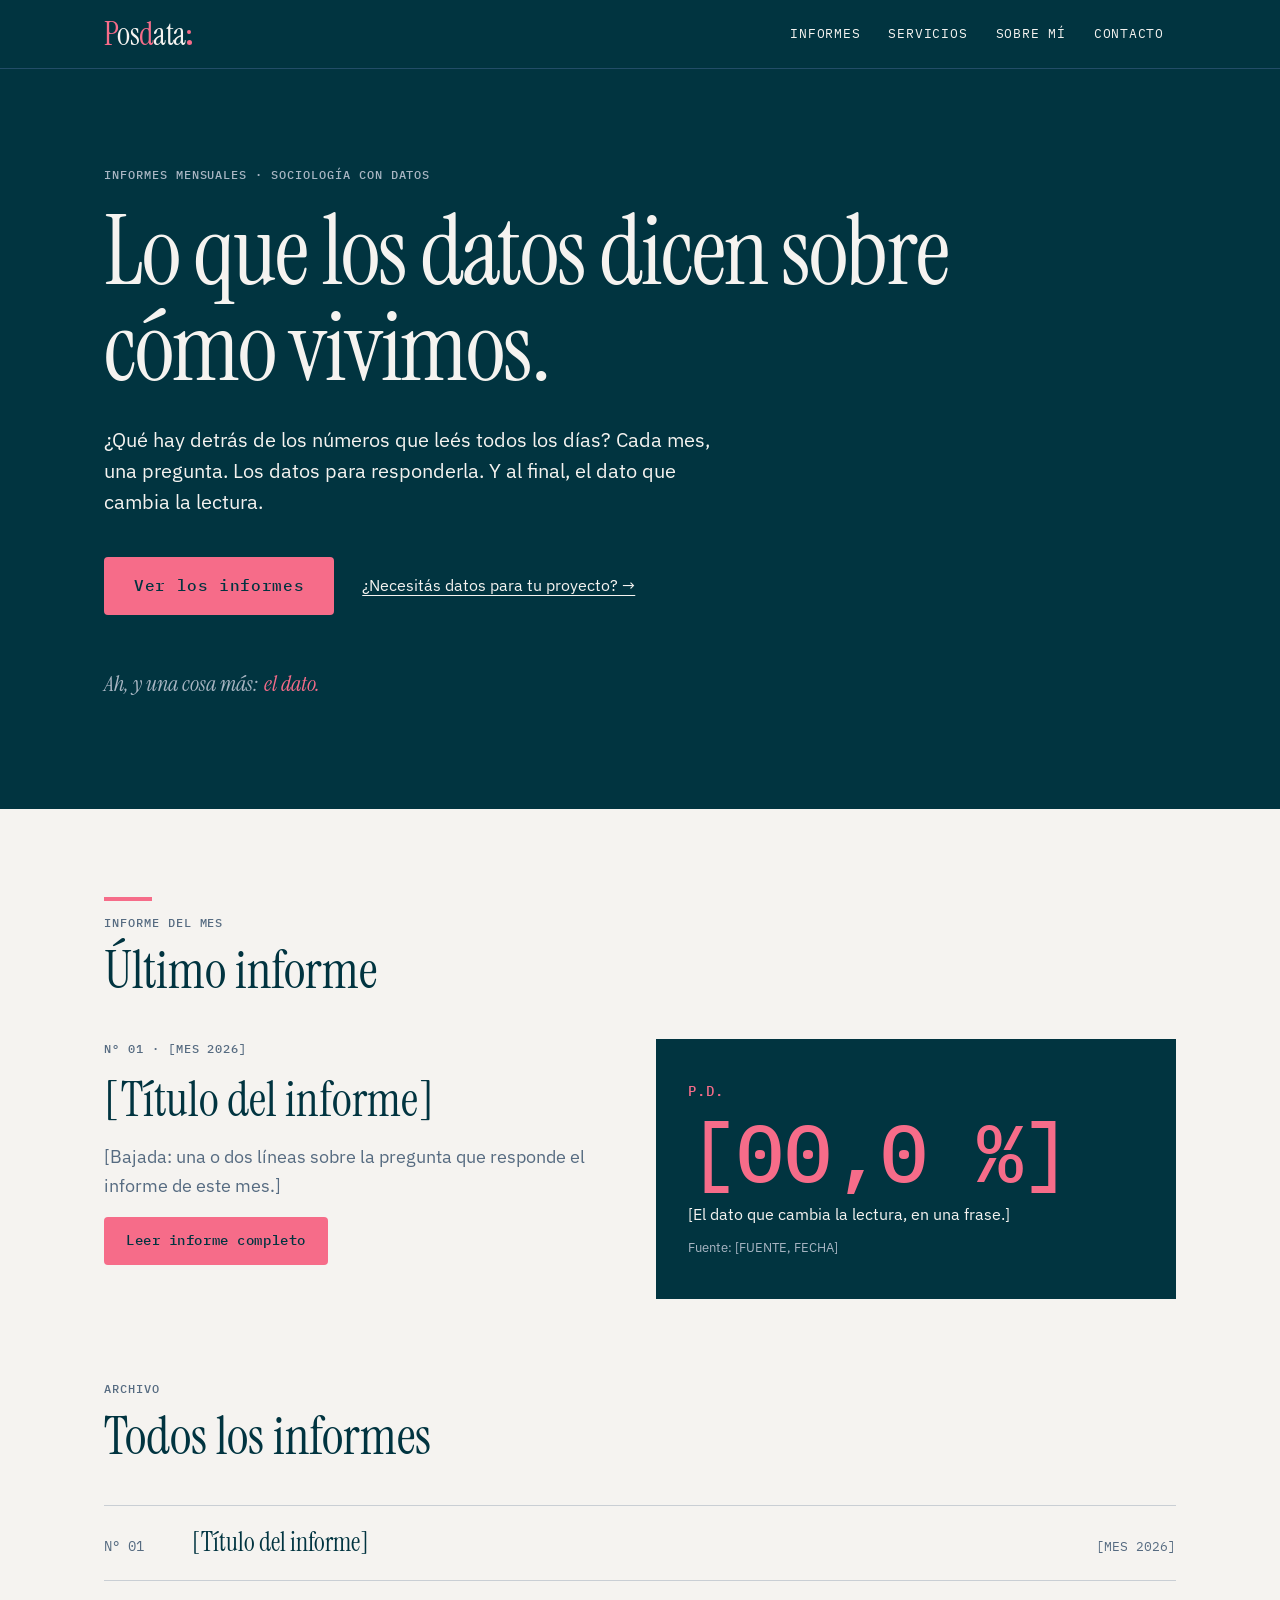
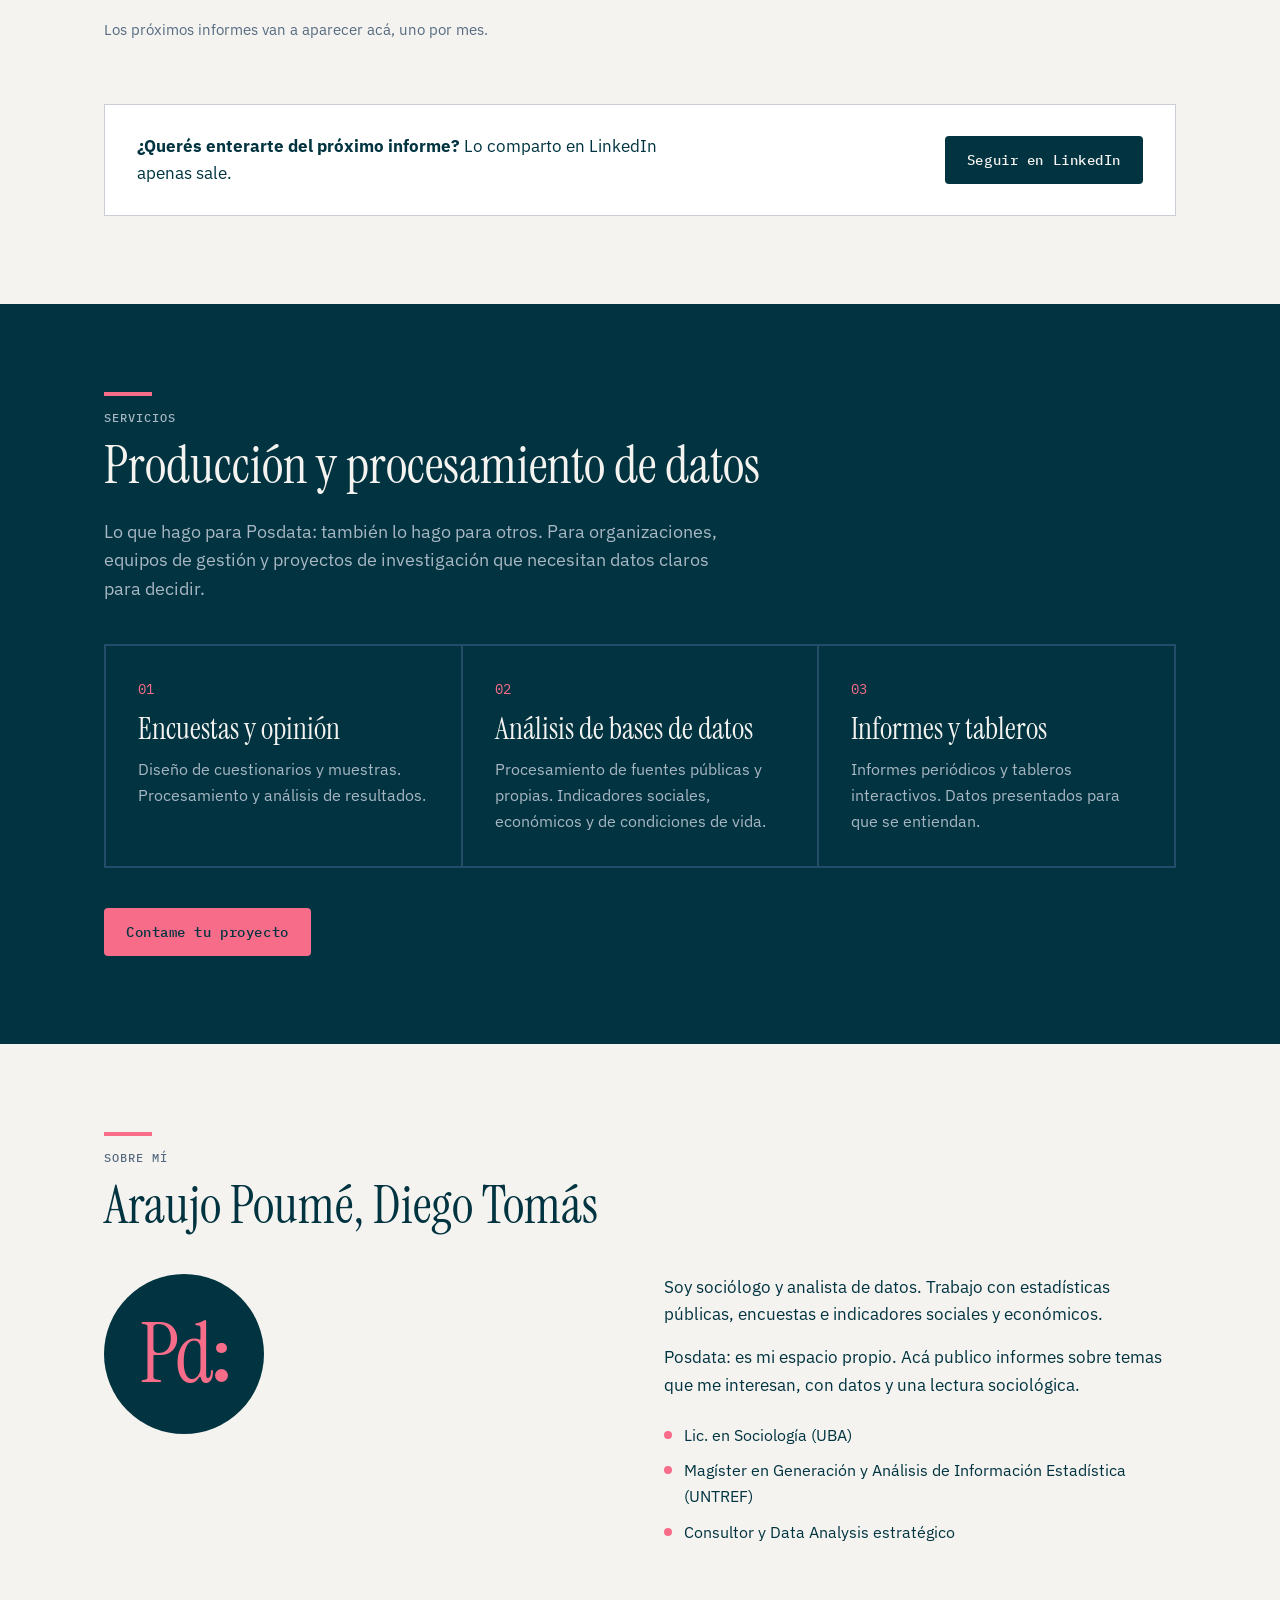
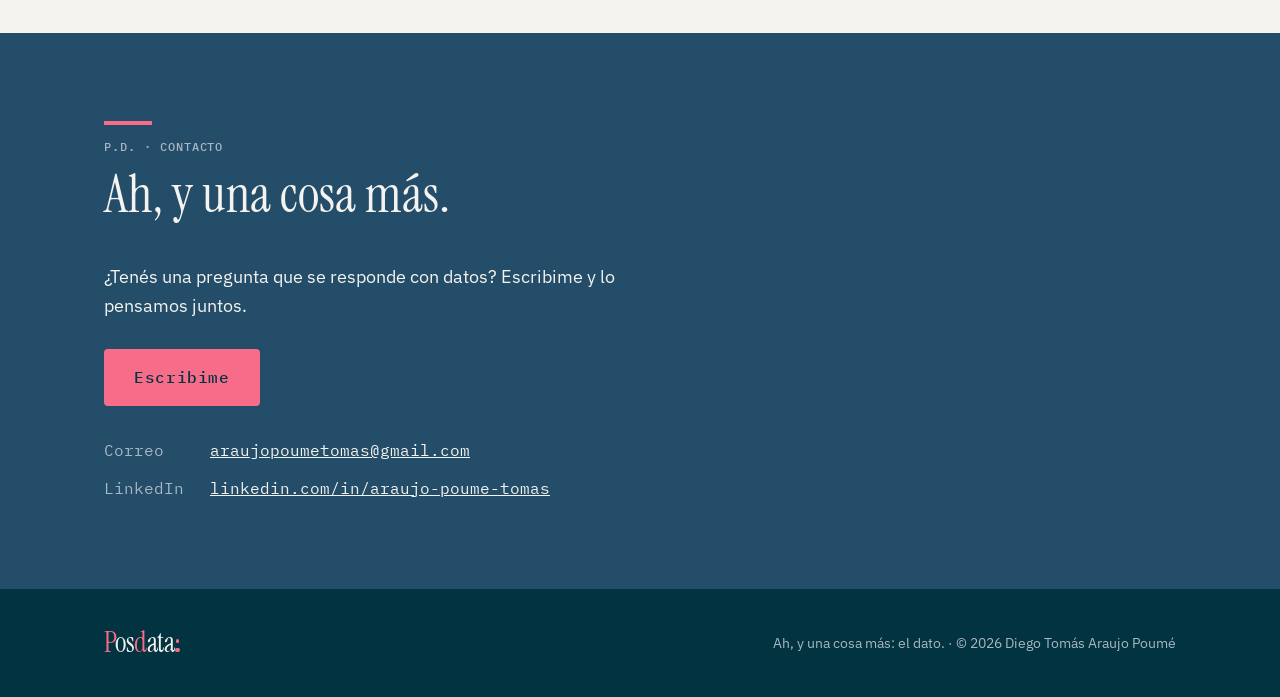
<file: index.html>
<!DOCTYPE html>
<html lang="es">
<head>
<meta charset="utf-8">
<meta name="viewport" content="width=device-width, initial-scale=1">
<title>Posdata: — Informes de sociología con datos</title>
<meta name="description" content="Posdata: informes mensuales de sociología con datos, por Diego Tomás Araujo Poumé. Ah, y una cosa más: el dato.">
<link rel="preconnect" href="https://fonts.googleapis.com">
<link rel="preconnect" href="https://fonts.gstatic.com" crossorigin>
<link rel="stylesheet" href="https://fonts.googleapis.com/css2?family=IBM+Plex+Mono:wght@400;500&family=IBM+Plex+Sans:wght@400;500;600&family=Instrument+Serif:ital@0;1&display=swap">
<link rel="stylesheet" href="assets/posdata.css">
</head>
<body>

<header>
  <div class="wrap">
    <a class="logo" href="#inicio" aria-label="Posdata: inicio"><span class="r">P</span>os<span class="r">d</span>ata<span class="dp" aria-hidden="true"></span></a>
    <nav aria-label="Principal">
      <ul>
        <li><a href="#informes">Informes</a></li>
        <li><a href="#servicios">Servicios</a></li>
        <li><a href="#sobre-mi">Sobre mí</a></li>
        <li><a href="#contacto">Contacto</a></li>
      </ul>
    </nav>
  </div>
</header>

<main>
  <section class="hero" id="inicio" aria-label="Presentación">
    <div class="wrap">
      <span class="etiqueta antetitulo">Informes mensuales · Sociología con datos</span>
      <h1 class="titular">Lo que los datos dicen sobre cómo vivimos.</h1>
      <p class="intro">¿Qué hay detrás de los números que leés todos los días? Cada mes, una pregunta. Los datos para responderla. Y al final, el dato que cambia la lectura.</p>
      <div class="acciones">
        <a class="boton boton-rosa boton-grande" href="#informes">Ver los informes</a>
        <a class="enlace-secundario" href="#servicios">¿Necesitás datos para tu proyecto? →</a>
      </div>
      <p class="slogan">Ah, y una cosa más: <em>el dato.</em></p>
    </div>
  </section>

  <section id="informes" aria-labelledby="t-informes">
    <div class="wrap">
      <div class="titulo-seccion">
        <span class="barra" aria-hidden="true"></span>
        <span class="etiqueta">Informe del mes</span>
        <h2 id="t-informes">Último informe</h2>
      </div>

      <article class="destacado">
        <div class="texto">
          <span class="etiqueta meta">N° 01 · [MES 2026]</span>
          <h3>[Título del informe]</h3>
          <p class="bajada">[Bajada: una o dos líneas sobre la pregunta que responde el informe de este mes.]</p>
          <div><a class="boton boton-rosa" href="informes/01.html">Leer informe completo</a></div>
        </div>
        <aside class="pd" aria-label="Posdata del informe">
          <span class="etiqueta">P.D.</span>
          <span class="cifra">[00,0 %]</span>
          <p>[El dato que cambia la lectura, en una frase.]</p>
          <span class="fuente">Fuente: [FUENTE, FECHA]</span>
        </aside>
      </article>

      <div class="titulo-seccion" style="margin-top:80px">
        <span class="etiqueta">Archivo</span>
        <h2>Todos los informes</h2>
      </div>
      <ul class="archivo">
        <li>
          <a href="informes/01.html">
            <span class="num">N° 01</span>
            <h3>[Título del informe]</h3>
            <span class="fecha">[MES 2026]</span>
          </a>
        </li>
      </ul>
      <p class="vacio">Los próximos informes van a aparecer acá, uno por mes.</p>
      <div class="seguir">
        <p><strong>¿Querés enterarte del próximo informe?</strong> Lo comparto en LinkedIn apenas sale.</p>
        <a class="boton boton-oscuro" href="https://www.linkedin.com/in/araujo-poume-tomas/">Seguir en LinkedIn</a>
      </div>
    </div>
  </section>

  <section class="servicios" id="servicios" aria-labelledby="t-servicios">
    <div class="wrap">
      <div class="titulo-seccion">
        <span class="barra" aria-hidden="true"></span>
        <span class="etiqueta">Servicios</span>
        <h2 id="t-servicios">Producción y procesamiento de datos</h2>
      </div>
      <p class="lead">Lo que hago para Posdata: también lo hago para otros. Para organizaciones, equipos de gestión y proyectos de investigación que necesitan datos claros para decidir.</p>
      <div class="grilla">
        <div class="servicio">
          <span class="num">01</span>
          <h3>Encuestas y opinión</h3>
          <p>Diseño de cuestionarios y muestras. Procesamiento y análisis de resultados.</p>
        </div>
        <div class="servicio">
          <span class="num">02</span>
          <h3>Análisis de bases de datos</h3>
          <p>Procesamiento de fuentes públicas y propias. Indicadores sociales, económicos y de condiciones de vida.</p>
        </div>
        <div class="servicio">
          <span class="num">03</span>
          <h3>Informes y tableros</h3>
          <p>Informes periódicos y tableros interactivos. Datos presentados para que se entiendan.</p>
        </div>
      </div>
      <div class="acciones">
        <a class="boton boton-rosa" href="#contacto">Contame tu proyecto</a>
      </div>
    </div>
  </section>

  <section id="sobre-mi" aria-labelledby="t-sobre">
    <div class="wrap">
      <div class="titulo-seccion">
        <span class="barra" aria-hidden="true"></span>
        <span class="etiqueta">Sobre mí</span>
        <h2 id="t-sobre">Araujo Poumé, Diego Tomás</h2>
      </div>
      <div class="sobre">
        <div class="monograma" aria-hidden="true"><span class="logo">Pd<span class="dp"></span></span></div>
        <div>
          <p>Soy sociólogo y analista de datos. Trabajo con estadísticas públicas, encuestas e indicadores sociales y económicos.</p>
          <p>Posdata: es mi espacio propio. Acá publico informes sobre temas que me interesan, con datos y una lectura sociológica.</p>
          <ul class="datos">
            <li>Lic. en Sociología (UBA)</li>
            <li>Magíster en Generación y Análisis de Información Estadística (UNTREF)</li>
            <li>Consultor y Data Analysis estratégico</li>
          </ul>
        </div>
      </div>
    </div>
  </section>

  <section class="contacto" id="contacto" aria-labelledby="t-contacto">
    <div class="wrap">
      <div class="titulo-seccion">
        <span class="barra" aria-hidden="true"></span>
        <span class="etiqueta">P.D. · Contacto</span>
        <h2 id="t-contacto">Ah, y una cosa más.</h2>
      </div>
      <p>¿Tenés una pregunta que se responde con datos? Escribime y lo pensamos juntos.</p>
      <div class="acciones" style="margin:0 0 32px">
        <a class="boton boton-rosa boton-grande" href="mailto:araujopoumetomas@gmail.com">Escribime</a>
      </div>
      <div class="canales">
        <div><span>Correo</span> <a href="mailto:araujopoumetomas@gmail.com">araujopoumetomas@gmail.com</a></div>
        <div><span>LinkedIn</span> <a href="https://www.linkedin.com/in/araujo-poume-tomas/">linkedin.com/in/araujo-poume-tomas</a></div>
      </div>
    </div>
  </section>
</main>

<footer>
  <div class="wrap">
    <span class="logo"><span class="r">P</span>os<span class="r">d</span>ata<span class="dp" aria-hidden="true"></span></span>
    <span>Ah, y una cosa más: el dato. · © 2026 Diego Tomás Araujo Poumé</span>
  </div>
</footer>

</body>
</html>
</file>
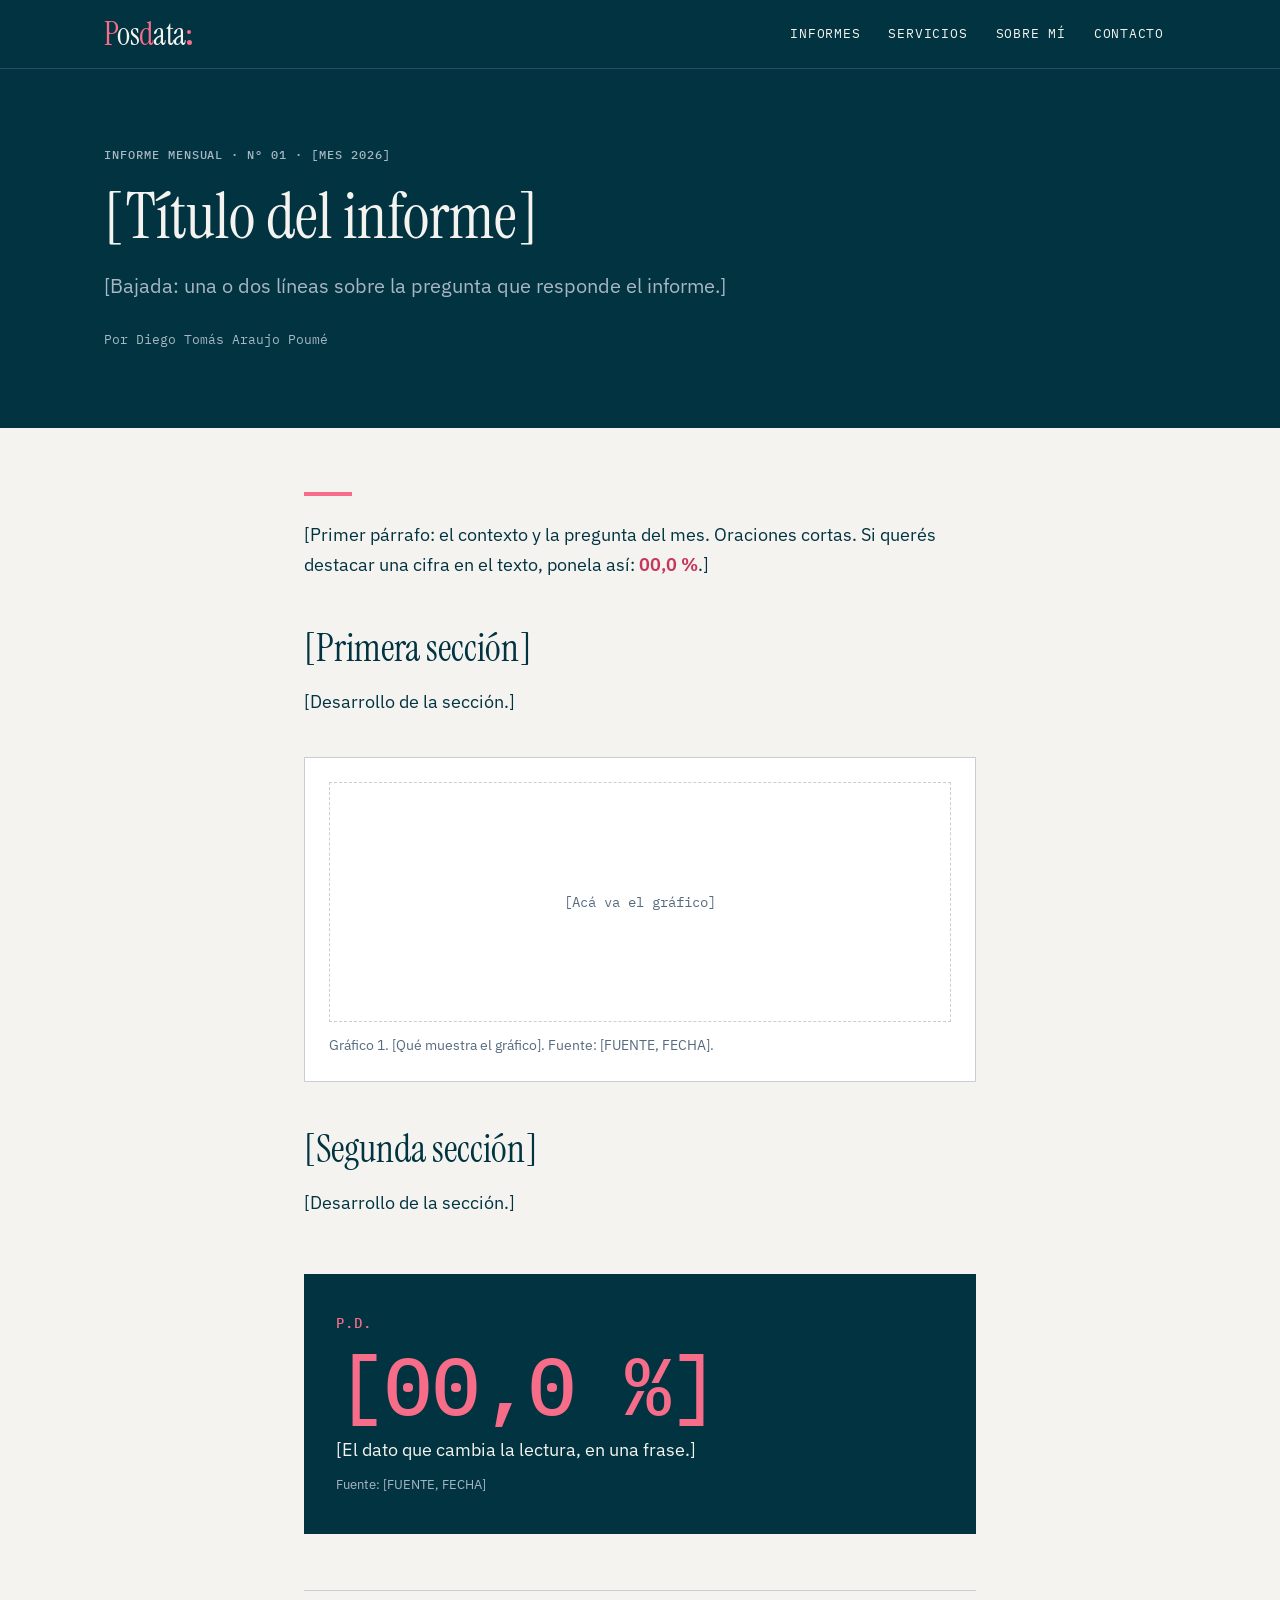
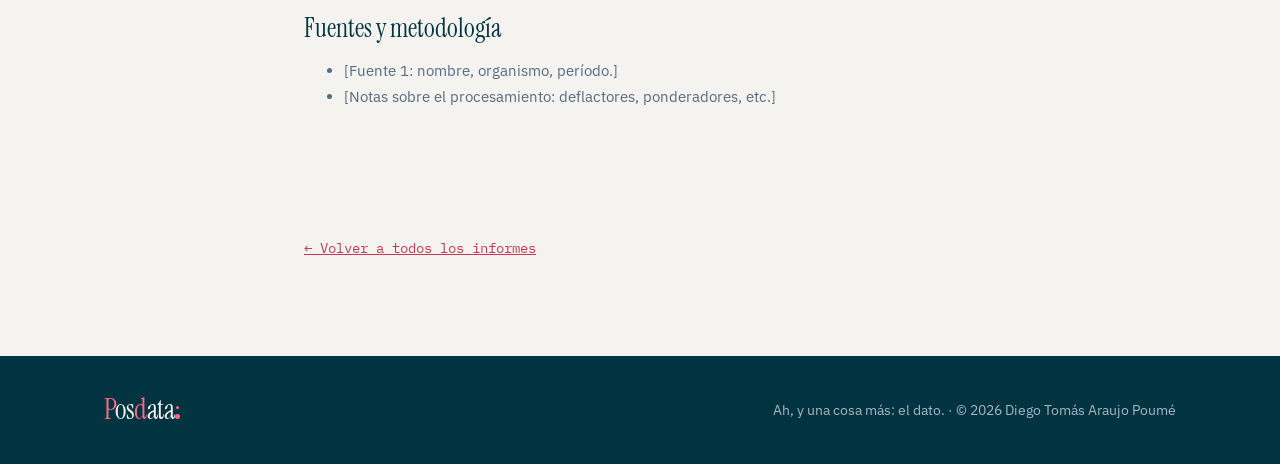
<file: informes/01.html>
<!DOCTYPE html>
<html lang="es">
<head>
<meta charset="utf-8">
<meta name="viewport" content="width=device-width, initial-scale=1">
<!-- 1. Cambiá el título de la pestaña -->
<title>[Título del informe] — Posdata:</title>
<meta name="description" content="[Bajada del informe en una frase.]">
<link rel="preconnect" href="https://fonts.googleapis.com">
<link rel="preconnect" href="https://fonts.gstatic.com" crossorigin>
<link rel="stylesheet" href="https://fonts.googleapis.com/css2?family=IBM+Plex+Mono:wght@400;500&family=IBM+Plex+Sans:wght@400;500;600&family=Instrument+Serif:ital@0;1&display=swap">
<link rel="stylesheet" href="../assets/posdata.css">
</head>
<body>

<header>
  <div class="wrap">
    <a class="logo" href="../index.html" aria-label="Posdata: inicio"><span class="r">P</span>os<span class="r">d</span>ata<span class="dp" aria-hidden="true"></span></a>
    <nav aria-label="Principal">
      <ul>
        <li><a href="../index.html#informes">Informes</a></li>
        <li><a href="../index.html#servicios">Servicios</a></li>
        <li><a href="../index.html#sobre-mi">Sobre mí</a></li>
        <li><a href="../index.html#contacto">Contacto</a></li>
      </ul>
    </nav>
  </div>
</header>

<main>
  <!-- 2. Cabecera del informe -->
  <div class="informe-cabecera">
    <div class="wrap">
      <span class="etiqueta">Informe mensual · N° 01 · [MES 2026]</span>
      <h1>[Título del informe]</h1>
      <p class="bajada">[Bajada: una o dos líneas sobre la pregunta que responde el informe.]</p>
      <p class="firma">Por Diego Tomás Araujo Poumé</p>
    </div>
  </div>

  <article class="informe">
    <!-- 3. Cuerpo. Copiá un bloque <h2> + <p> por cada sección -->
    <div class="barra" aria-hidden="true"></div>
    <p>[Primer párrafo: el contexto y la pregunta del mes. Oraciones cortas. Si querés destacar una cifra en el texto, ponela así: <strong>00,0 %</strong>.]</p>

    <h2>[Primera sección]</h2>
    <p>[Desarrollo de la sección.]</p>

    <!-- 4. Gráfico: reemplazá el bloque .lugar por tu imagen, por ejemplo <img src="img/01-grafico.png" alt="Descripción del gráfico"> -->
    <figure class="figura">
      <div class="lugar">[Acá va el gráfico]</div>
      <figcaption>Gráfico 1. [Qué muestra el gráfico]. Fuente: [FUENTE, FECHA].</figcaption>
    </figure>

    <h2>[Segunda sección]</h2>
    <p>[Desarrollo de la sección.]</p>

    <!-- 5. La posdata: el dato que cambia la lectura -->
    <aside class="pd" aria-label="Posdata del informe">
      <span class="etiqueta">P.D.</span>
      <span class="cifra">[00,0 %]</span>
      <p>[El dato que cambia la lectura, en una frase.]</p>
      <span class="fuente">Fuente: [FUENTE, FECHA]</span>
    </aside>

    <!-- 6. Fuentes y metodología -->
    <section class="metodologia" aria-label="Fuentes y metodología">
      <h2>Fuentes y metodología</h2>
      <ul>
        <li>[Fuente 1: nombre, organismo, período.]</li>
        <li>[Notas sobre el procesamiento: deflactores, ponderadores, etc.]</li>
      </ul>
    </section>

    <a class="volver" href="../index.html#informes">← Volver a todos los informes</a>
  </article>
</main>

<footer>
  <div class="wrap">
    <span class="logo"><span class="r">P</span>os<span class="r">d</span>ata<span class="dp" aria-hidden="true"></span></span>
    <span>Ah, y una cosa más: el dato. · © 2026 Diego Tomás Araujo Poumé</span>
  </div>
</footer>

</body>
</html>
</file>
<file: assets/posdata.css>
:root{
  --abismo:#013440; --petroleo:#234D68; --pizarra:#566B81;
  --rosa:#F66C89; --rosa-texto:#C7375A; --papel:#F5F3F0;
  --tinta-suave-osc:#A9B6C3; --linea:#C9CED4;
  --serif:"Instrument Serif", Georgia, serif;
  --mono:"IBM Plex Mono", ui-monospace, monospace;
  --sans:"IBM Plex Sans", system-ui, sans-serif;
}
*{box-sizing:border-box}
html{scroll-behavior:smooth}
body{margin:0;background:var(--papel);color:var(--abismo);font-family:var(--sans);font-size:16px;line-height:1.6}
a{color:var(--rosa-texto)}
a:hover{color:var(--abismo)}
img{max-width:100%}
.wrap{max-width:1120px;margin:0 auto;padding:0 24px}
.etiqueta{font-family:var(--mono);font-size:12px;font-weight:500;letter-spacing:.08em;text-transform:uppercase}

/* Logo: P, d y dos puntos en rosa */
.logo{font-family:var(--serif);font-weight:400;line-height:1;letter-spacing:-.02em;white-space:nowrap}
.logo .r{color:var(--rosa)}
.dp{display:inline-block;position:relative;width:.16em;height:.46em;margin-left:.04em;vertical-align:baseline}
.dp::before,.dp::after{content:"";position:absolute;border-radius:50%;background:var(--rosa)}
.dp::before{top:0;left:.02em;width:.12em;height:.12em}
.dp::after{bottom:0;left:0;width:.16em;height:.16em}

/* Encabezado */
header{background:var(--abismo);color:var(--papel);position:sticky;top:0;z-index:10;border-bottom:1px solid var(--petroleo)}
header .wrap{display:flex;align-items:center;justify-content:space-between;gap:16px;flex-wrap:wrap;min-height:68px;padding-top:10px;padding-bottom:10px}
header .logo{font-size:32px;color:var(--papel);text-decoration:none}
nav ul{list-style:none;margin:0;padding:0;display:flex;gap:4px;flex-wrap:wrap}
nav a{display:inline-block;padding:10px 12px;color:var(--papel);text-decoration:none;font-family:var(--mono);font-size:13px;letter-spacing:.06em;text-transform:uppercase}
nav a:hover,nav a:focus-visible{color:var(--rosa)}

/* Portada */
.hero{background:var(--abismo);color:var(--papel);padding:96px 0 112px}
.hero .antetitulo{color:var(--tinta-suave-osc);display:block;margin-bottom:20px}
.hero .titular{font-family:var(--serif);font-weight:400;font-size:clamp(48px,8vw,96px);line-height:1;letter-spacing:-.02em;margin:0;max-width:900px}
.hero .slogan{font-family:var(--serif);font-style:italic;font-size:22px;line-height:1.2;margin:56px 0 0;color:var(--tinta-suave-osc)}
.hero .slogan em{color:var(--rosa)}
.hero p.intro{max-width:620px;margin:28px 0 0;font-size:20px;line-height:1.55;color:var(--papel)}
.boton{display:inline-flex;align-items:center;min-height:48px;padding:12px 22px;border-radius:4px;font-family:var(--mono);font-size:14px;font-weight:500;letter-spacing:.04em;text-decoration:none}
.boton-rosa{background:var(--rosa);color:var(--abismo)}
.boton-rosa:hover{background:var(--papel);color:var(--abismo)}
.boton-linea{border:1px solid var(--papel);color:var(--papel)}
.boton-linea:hover{border-color:var(--rosa);color:var(--rosa)}
.acciones{display:flex;gap:20px 28px;flex-wrap:wrap;align-items:center;margin-top:40px}
.boton-grande{min-height:56px;padding:16px 30px;font-size:16px}
.enlace-secundario{color:var(--papel);font-size:16px;text-decoration:underline;text-underline-offset:4px;padding:12px 0}
.enlace-secundario:hover{color:var(--rosa)}
.boton-oscuro{background:var(--abismo);color:var(--papel)}
.boton-oscuro:hover{background:var(--petroleo);color:var(--papel)}
.seguir{margin-top:40px;padding:28px 32px;background:#fff;border:1px solid var(--linea);display:flex;gap:20px;align-items:center;justify-content:space-between;flex-wrap:wrap}
.seguir p{margin:0;font-size:17px;max-width:560px}

/* Secciones */
section{padding:88px 0}
.titulo-seccion{display:flex;flex-direction:column;gap:12px;margin-bottom:40px}
.titulo-seccion .etiqueta{color:var(--pizarra)}
.titulo-seccion .barra{width:48px;height:4px;background:var(--rosa)}
h2{font-family:var(--serif);font-weight:400;font-size:clamp(36px,5vw,52px);line-height:1.05;margin:0}
h3{font-family:var(--serif);font-weight:400;font-size:30px;line-height:1.1;margin:0}

/* Último informe */
.destacado{display:grid;grid-template-columns:repeat(auto-fit,minmax(min(100%,420px),1fr));gap:32px;align-items:stretch}
.destacado .texto{display:flex;flex-direction:column;gap:16px}
.destacado .meta{color:var(--pizarra)}
.destacado h3{font-size:clamp(34px,4.5vw,48px)}
.destacado .bajada{font-size:18px;color:var(--pizarra);margin:0}
.pd{background:var(--abismo);color:var(--papel);padding:32px;display:flex;flex-direction:column;justify-content:center;gap:10px;min-height:260px}
.pd .etiqueta{color:var(--rosa);font-size:14px}
.pd .cifra{font-family:var(--mono);font-weight:500;font-size:clamp(56px,8vw,80px);line-height:1;color:var(--rosa)}
.pd p{margin:0;font-size:16px}
.pd .fuente{font-size:13px;color:var(--tinta-suave-osc)}

/* Archivo */
.archivo{list-style:none;margin:0;padding:0;border-top:1px solid var(--linea)}
.archivo li{border-bottom:1px solid var(--linea)}
.archivo a{display:grid;grid-template-columns:72px 1fr auto;gap:16px;align-items:baseline;padding:22px 0;text-decoration:none;color:var(--abismo)}
.archivo a:hover h3{color:var(--rosa-texto)}
.archivo .num{font-family:var(--mono);color:var(--pizarra);font-size:14px}
.archivo h3{font-size:26px}
.archivo .fecha{font-family:var(--mono);font-size:13px;color:var(--pizarra)}
.vacio{padding:22px 0;color:var(--pizarra);font-size:15px}

/* Servicios */
.servicios{background:var(--abismo);color:var(--papel)}
.servicios .titulo-seccion .etiqueta{color:var(--tinta-suave-osc)}
.servicios .lead{max-width:640px;font-size:18px;color:var(--tinta-suave-osc);margin:-16px 0 40px}
.grilla{display:grid;grid-template-columns:repeat(auto-fit,minmax(min(100%,300px),1fr));gap:2px;background:var(--petroleo);border:2px solid var(--petroleo)}
.servicio{background:var(--abismo);padding:32px;display:flex;flex-direction:column;gap:12px}
.servicio .num{font-family:var(--mono);color:var(--rosa);font-size:14px}
.servicio p{margin:0;color:var(--tinta-suave-osc)}

/* Sobre mí */
.sobre{display:grid;grid-template-columns:repeat(auto-fit,minmax(min(100%,320px),1fr));gap:48px;align-items:start}
.monograma{width:160px;height:160px;border-radius:50%;background:var(--abismo);display:flex;align-items:center;justify-content:center}
.monograma .logo{font-size:84px;color:var(--rosa)}
.monograma .dp::before,.monograma .dp::after{background:var(--rosa)}
.sobre p{margin:0 0 16px;font-size:17px}
.datos{list-style:none;padding:0;margin:24px 0 0;display:flex;flex-direction:column;gap:10px}
.datos li{display:flex;gap:12px;align-items:baseline}
.datos li::before{content:"";flex:0 0 8px;height:8px;border-radius:50%;background:var(--rosa);transform:translateY(-2px)}

/* Contacto */
.contacto{background:var(--petroleo);color:var(--papel)}
.contacto .titulo-seccion .etiqueta{color:var(--tinta-suave-osc)}
.contacto p{max-width:560px;font-size:18px;margin:0 0 28px}
.canales{display:flex;flex-direction:column;gap:12px;font-family:var(--mono);font-size:16px}
.canales a{color:var(--papel)}
.canales a:hover{color:var(--rosa)}
.canales span{color:var(--tinta-suave-osc);display:inline-block;min-width:96px}

footer{background:var(--abismo);color:var(--tinta-suave-osc);padding:40px 0;font-size:14px}
footer .wrap{display:flex;justify-content:space-between;align-items:center;gap:16px;flex-wrap:wrap}
footer .logo{font-size:28px;color:var(--papel)}

@media (max-width:640px){
  header{position:static}
  header .wrap{justify-content:center}
  .hero{padding:64px 0 80px}
  section{padding:64px 0}
  .archivo a{grid-template-columns:1fr;gap:4px}
}
:focus-visible{outline:2px solid var(--rosa);outline-offset:3px}

/* Página de informe */
.informe-cabecera{background:var(--abismo);color:var(--papel);padding:72px 0 64px}
.informe-cabecera .etiqueta{color:var(--tinta-suave-osc)}
.informe-cabecera h1{font-family:var(--serif);font-weight:400;font-size:clamp(40px,6vw,64px);line-height:1.05;margin:16px 0 0;max-width:820px}
.informe-cabecera .bajada{font-size:20px;color:var(--tinta-suave-osc);max-width:680px;margin:20px 0 0}
.informe-cabecera .firma{margin-top:28px;font-family:var(--mono);font-size:13px;color:var(--tinta-suave-osc)}
.informe{max-width:720px;margin:0 auto;padding:64px 24px 24px}
.informe p,.informe li{font-size:18px;line-height:1.7}
.informe h2{font-size:clamp(30px,4vw,38px);margin:48px 0 16px}
.informe .barra{width:48px;height:4px;background:var(--rosa);margin-bottom:24px}
.informe strong{color:var(--rosa-texto);font-weight:600}
.figura{margin:40px 0;padding:24px;border:1px solid var(--linea);background:#fff}
.figura .lugar{min-height:240px;display:flex;align-items:center;justify-content:center;color:var(--pizarra);font-family:var(--mono);font-size:14px;border:1px dashed var(--linea);text-align:center;padding:16px}
.figura figcaption{margin-top:12px;font-size:14px;color:var(--pizarra)}
.informe .pd{margin:56px 0}
.metodologia{border-top:1px solid var(--linea);margin-top:56px;padding-top:24px}
.metodologia h2{font-size:26px;margin-top:0}
.metodologia p,.metodologia li{font-size:15px;color:var(--pizarra)}
.volver{display:inline-block;margin:24px 0 72px;font-family:var(--mono);font-size:14px}
</file>
